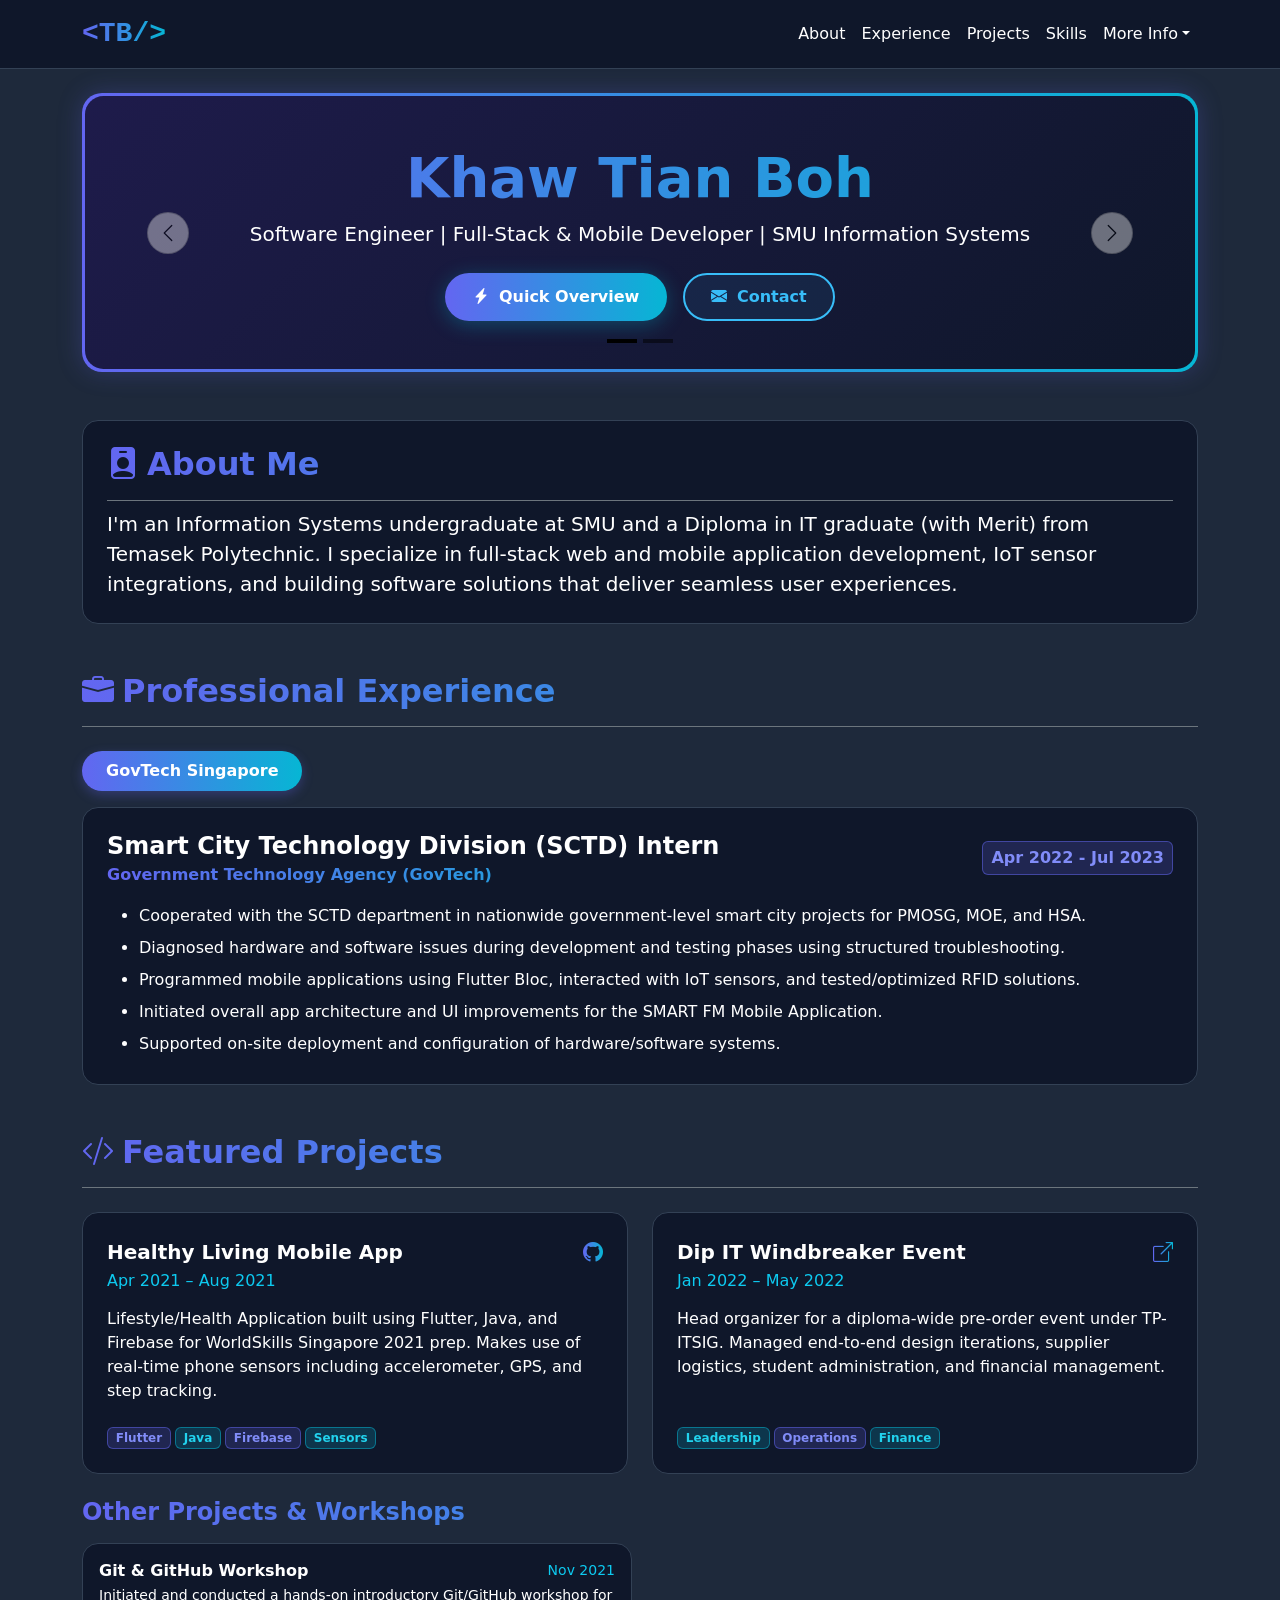
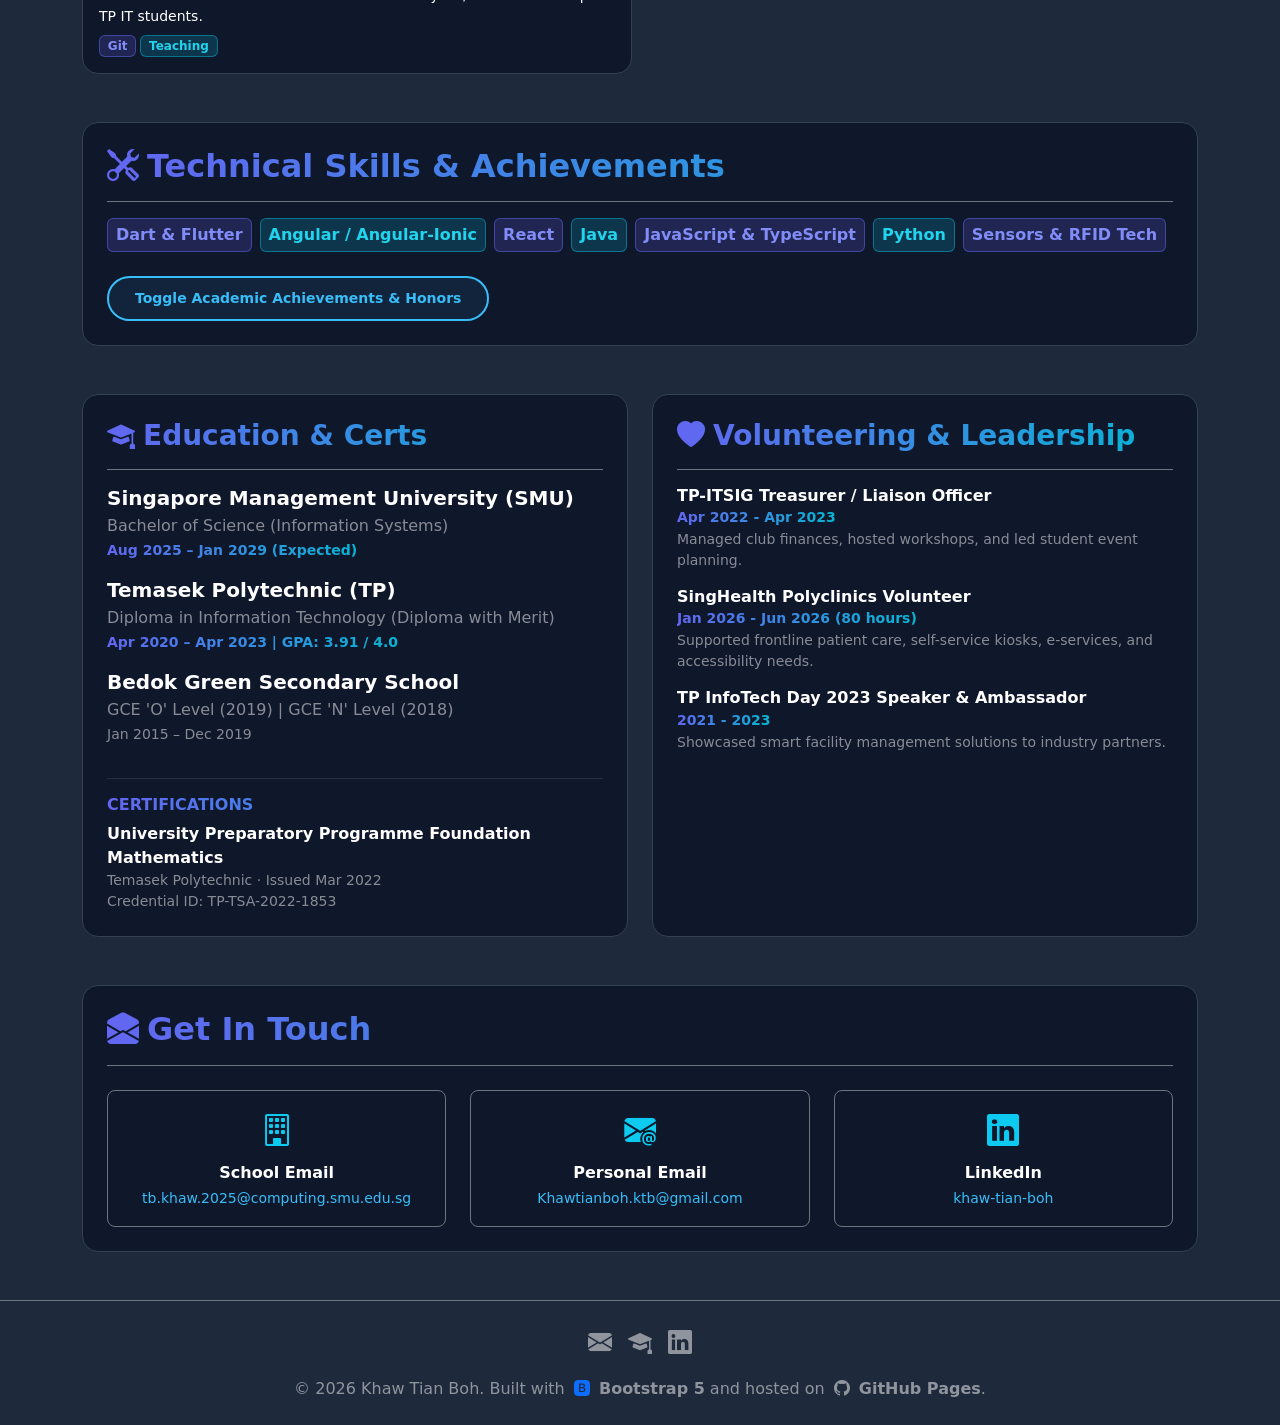
<file: index.html>
<!DOCTYPE html>
<html lang="en" data-bs-theme="dark">

<head>
    <meta charset="UTF-8">
    <meta name="viewport" content="width=device-width, initial-scale=1.0">
    <title>Khaw Tian Boh | Software & Smart City Engineer</title>
    <!-- Bootstrap CSS -->
    <link href="https://cdn.jsdelivr.net/npm/bootstrap@5.3.3/dist/css/bootstrap.min.css" rel="stylesheet">
    <!-- Bootstrap Icons -->
    <link rel="stylesheet" href="https://cdn.jsdelivr.net/npm/bootstrap-icons@1.11.3/font/bootstrap-icons.min.css">
    <style>
        :root {
            --bg-body: #1e293b;
            /* Dark slate body background */
            --card-bg: #0f172a;
            /* Deep navy card fill */
            --border-color: #334155;
            /* Subtle border divider */
            --accent-primary: #6366f1;
            /* Electric Indigo */
            --accent-secondary: #06b6d4;
            /* Vivid Cyan */
            --gradient-hero: linear-gradient(135deg, #1e1b4b 0%, #0f172a 100%);
        }

        body {
            background-color: var(--bg-body) !important;
            color: #ffffff !important;
            font-family: system-ui, -apple-system, sans-serif;
        }

        /* -------------------------------------------------------------
           KEYFRAME ANIMATIONS (SLOW & SUBTLE)
        ------------------------------------------------------------- */
        @keyframes borderFlow {
            0% {
                background-position: 0% 50%;
            }

            50% {
                background-position: 100% 50%;
            }

            100% {
                background-position: 0% 50%;
            }
        }

        @keyframes textShimmer {
            0% {
                background-position: 0% 50%;
            }

            50% {
                background-position: 100% 50%;
            }

            100% {
                background-position: 0% 50%;
            }
        }

        /* ANIMATED GRADIENT TEXT */
        .text-gradient {
            background: linear-gradient(90deg, #6366f1, #06b6d4, #3b82f6, #6366f1);
            background-size: 300% 300%;
            -webkit-background-clip: text;
            -webkit-text-fill-color: transparent;
            animation: textShimmer 12s ease infinite;
        }

        /* CARDS WITH HOVER EFFECT */
        .card-futuristic {
            background-color: var(--card-bg);
            border: 1px solid var(--border-color);
            transition: all 0.3s cubic-bezier(0.4, 0, 0.2, 1);
        }

        .card-futuristic:hover {
            transform: translateY(-4px);
            border-color: #818cf8;
            box-shadow: 0 12px 30px -10px rgba(99, 102, 241, 0.35) !important;
        }

        /* CAROUSEL WRAPPER WITH AMBIENT SLOW BORDER FLOW */
        .hero-wrapper {
            background: linear-gradient(90deg, #6366f1, #06b6d4, #3b82f6, #6366f1);
            background-size: 300% 300%;
            animation: borderFlow 18s ease infinite;
            padding: 3px;
            border-radius: 1.25rem;
            box-shadow: 0 0 25px rgba(99, 102, 241, 0.25);
        }

        .hero-section {
            background: var(--gradient-hero);
            border-radius: 1.15rem;
        }

        /* BUTTONS */
        .btn-hero-primary {
            background: linear-gradient(90deg, #6366f1, #06b6d4, #6366f1);
            background-size: 200% auto;
            color: #ffffff !important;
            font-weight: 700;
            border: none;
            padding: 12px 28px;
            box-shadow: 0 4px 20px rgba(6, 182, 212, 0.3);
            transition: all 0.3s ease;
        }

        .btn-hero-primary:hover {
            background-position: right center;
            transform: translateY(-2px);
            box-shadow: 0 6px 25px rgba(6, 182, 212, 0.5);
        }

        .btn-hero-outline {
            border: 2px solid #38bdf8;
            color: #38bdf8 !important;
            font-weight: 700;
            padding: 10px 26px;
            background: rgba(56, 189, 248, 0.08);
            transition: all 0.3s ease;
        }

        .btn-hero-outline:hover {
            background-color: #38bdf8;
            color: #0f172a !important;
            transform: translateY(-2px);
            box-shadow: 0 4px 15px rgba(56, 189, 248, 0.4);
        }

        /* CAROUSEL CONTROLS */
        .carousel-control-prev-icon,
        .carousel-control-next-icon {
            background-color: rgba(15, 23, 42, 0.85);
            border: 1px solid rgba(255, 255, 255, 0.3);
            border-radius: 50%;
            padding: 1.25rem;
            background-size: 50%;
            transition: transform 0.2s ease;
        }

        .carousel-control-prev:hover .carousel-control-prev-icon,
        .carousel-control-next:hover .carousel-control-next-icon {
            transform: scale(1.1);
            background-color: rgba(15, 23, 42, 1);
        }

        .carousel-indicators [data-bs-target] {
            background-color: #38bdf8;
            height: 4px;
        }

        /* BADGES */
        .badge-indigo {
            background: rgba(99, 102, 241, 0.2);
            color: #818cf8;
            border: 1px solid rgba(99, 102, 241, 0.5);
            font-weight: 600;
        }

        .badge-cyan {
            background: rgba(6, 182, 212, 0.2);
            color: #22d3ee;
            border: 1px solid rgba(6, 182, 212, 0.5);
            font-weight: 600;
        }

        /* NAVIGATION & ALERTS */
        .navbar {
            background-color: rgba(15, 23, 42, 0.95) !important;
            backdrop-filter: blur(12px);
            border-bottom: 1px solid var(--border-color);
        }

        .nav-pills .nav-link.active {
            background: linear-gradient(90deg, #6366f1, #06b6d4);
            color: #ffffff;
            font-weight: 700;
            box-shadow: 0 4px 12px rgba(99, 102, 241, 0.3);
        }

        .alert-futuristic {
            background: var(--card-bg);
            border: 1px solid #6366f1;
            color: #ffffff;
        }

        .contact-link {
            text-decoration: none;
            color: #38bdf8;
            transition: color 0.2s ease;
        }

        .contact-link:hover {
            color: #818cf8;
            text-decoration: underline;
        }
    </style>
</head>

<body>

    <!-- NAVBAR -->
    <nav class="navbar navbar-expand-lg sticky-top">
        <div class="container">
            <a class="navbar-brand fw-bold text-gradient fs-3 font-monospace" href="#">
                &lt;TB/&gt;
            </a>
            <button class="navbar-toggler border-0" type="button" data-bs-toggle="collapse" data-bs-target="#navbarNav">
                <span class="navbar-toggler-icon"></span>
            </button>
            <div class="collapse navbar-collapse" id="navbarNav">
                <ul class="navbar-nav ms-auto text-center text-lg-start">
                    <li class="nav-item"><a class="nav-link text-white active" href="#about">About</a></li>
                    <li class="nav-item"><a class="nav-link text-white" href="#experience">Experience</a></li>
                    <li class="nav-item"><a class="nav-link text-white" href="#projects">Projects</a></li>
                    <li class="nav-item"><a class="nav-link text-white" href="#skills">Skills</a></li>
                    <li class="nav-item dropdown">
                        <a class="nav-link dropdown-toggle text-white" href="#" role="button"
                            data-bs-toggle="dropdown">More Info</a>
                        <ul class="dropdown-menu dropdown-menu-end text-center text-lg-start">
                            <li><a class="dropdown-item" href="#education">Education & Certs</a></li>
                            <li><a class="dropdown-item" href="#volunteering">Volunteering & Leadership</a></li>
                            <li><a class="dropdown-item" href="#contact">Contact Me</a></li>
                        </ul>
                    </li>
                </ul>
            </div>
        </div>
    </nav>

    <!-- ALERT -->
    <!-- <div class="container mt-4">
        <div class="alert alert-futuristic alert-dismissible fade show rounded-3 shadow-sm mb-0" role="alert">
            <i class="bi bi-cpu-fill me-2 text-info fs-5"></i><strong class="text-white">Welcome!</strong> Information
            Systems undergraduate at SMU and former GovTech SCTD Intern.
            <button type="button" class="btn-close btn-close-white" data-bs-dismiss="alert" aria-label="Close"></button>
        </div>
    </div> -->

    <!-- HEADER CAROUSEL -->
    <section class="container my-4">
        <div class="hero-wrapper">
            <div id="portfolioCarousel" class="carousel slide overflow-hidden" data-bs-ride="carousel">
                <div class="carousel-indicators mb-3">
                    <button type="button" data-bs-target="#portfolioCarousel" data-bs-slide-to="0"
                        class="active"></button>
                    <button type="button" data-bs-target="#portfolioCarousel" data-bs-slide-to="1"></button>
                </div>
                <div class="carousel-inner">
                    <!-- Slide 1 -->
                    <div class="carousel-item active hero-section text-white p-5 text-center">
                        <h1 class="display-4 fw-bold text-gradient mb-2">Khaw Tian Boh</h1>
                        <p class="lead text-white max-w-lg mx-auto fw-normal mb-4">Software Engineer | Full-Stack &
                            Mobile Developer | SMU Information Systems</p>
                        <div class="d-flex justify-content-center gap-3 flex-wrap mt-3">
                            <button class="btn btn-hero-primary rounded-pill" data-bs-toggle="modal"
                                data-bs-target="#quickSummaryModal">
                                <i class="bi bi-lightning-charge-fill me-1"></i> Quick Overview
                            </button>
                            <a href="#contact" class="btn btn-hero-outline rounded-pill">
                                <i class="bi bi-envelope-fill me-1"></i> Contact
                            </a>
                        </div>
                    </div>
                    <!-- Slide 2 -->
                    <div class="carousel-item hero-section text-white p-5 text-center">
                        <h1 class="display-4 fw-bold text-gradient mb-2">Smart City & Mobile Tech</h1>
                        <p class="lead text-white fw-normal mb-4">Experienced in Flutter, IoT Sensors, RFID, & Smart
                            Facility Solutions</p>
                        <div class="d-flex justify-content-center gap-3 flex-wrap mt-3">
                            <a href="#experience" class="btn btn-hero-outline rounded-pill">
                                <i class="bi bi-arrow-down-circle me-1"></i> View Work Experience
                            </a>
                        </div>
                    </div>
                </div>
                <button class="carousel-control-prev" type="button" data-bs-target="#portfolioCarousel"
                    data-bs-slide="prev">
                    <span class="carousel-control-prev-icon" aria-hidden="true"></span>
                </button>
                <button class="carousel-control-next" type="button" data-bs-target="#portfolioCarousel"
                    data-bs-slide="next">
                    <span class="carousel-control-next-icon" aria-hidden="true"></span>
                </button>
            </div>
        </div>
    </section>

    <!-- MAIN CONTAINER -->
    <div class="container my-5">

        <!-- ABOUT SECTION -->
        <section id="about" class="mb-5">
            <div class="card card-futuristic rounded-4 p-4">
                <h2 class="border-bottom border-secondary pb-3 fw-bold text-gradient"><i
                        class="bi bi-person-badge-fill me-2"></i>About Me</h2>
                <p class="fs-5 text-white mb-0 lh-base">
                    I'm an Information Systems undergraduate at SMU and a Diploma in IT graduate (with Merit) from
                    Temasek Polytechnic.
                    I specialize in full-stack web and mobile application development, IoT sensor integrations, and
                    building software solutions that deliver seamless user experiences.
                </p>
            </div>
        </section>

        <!-- EXPERIENCE SECTION -->
        <section id="experience" class="mb-5">
            <h2 class="border-bottom border-secondary pb-3 mb-4 fw-bold text-gradient"><i
                    class="bi bi-briefcase-fill me-2"></i>Professional Experience</h2>
            <ul class="nav nav-pills mb-3" id="expTab" role="tablist">
                <li class="nav-item">
                    <button class="nav-link active fw-bold rounded-pill px-4" id="govtech-tab" data-bs-toggle="tab"
                        data-bs-target="#govtech" type="button">GovTech Singapore</button>
                </li>
            </ul>
            <div class="tab-content" id="expTabContent">
                <div class="tab-pane fade show active" id="govtech">
                    <div class="card card-futuristic rounded-4">
                        <div class="card-body p-4">
                            <div
                                class="d-flex flex-column flex-md-row justify-content-md-between align-items-md-center mb-3">
                                <div>
                                    <h4 class="card-title fw-bold text-white mb-1">Smart City Technology Division (SCTD)
                                        Intern</h4>
                                    <h6 class="text-gradient fw-semibold mb-0">Government Technology Agency (GovTech)
                                    </h6>
                                </div>
                                <span
                                    class="badge badge-indigo mt-2 mt-md-0 fs-6 p-2 align-self-start align-self-md-auto">Apr
                                    2022 - Jul 2023</span>
                            </div>
                            <ul class="text-white mb-0 lh-lg">
                                <li>Cooperated with the SCTD department in nationwide government-level smart city
                                    projects for PMOSG, MOE, and HSA.</li>
                                <li>Diagnosed hardware and software issues during development and testing phases using
                                    structured troubleshooting.</li>
                                <li>Programmed mobile applications using Flutter Bloc, interacted with IoT sensors, and
                                    tested/optimized RFID solutions.</li>
                                <li>Initiated overall app architecture and UI improvements for the SMART FM Mobile
                                    Application.</li>
                                <li>Supported on-site deployment and configuration of hardware/software systems.</li>
                            </ul>
                        </div>
                    </div>
                </div>
            </div>
        </section>

        <!-- FEATURED PROJECTS -->
        <section id="projects" class="mb-5">
            <h2 class="border-bottom border-secondary pb-3 mb-4 fw-bold text-gradient"><i
                    class="bi bi-code-slash me-2"></i>Featured Projects</h2>
            <div class="row g-4">
                <div class="col-12 col-md-6">
                    <div class="card card-futuristic h-100 rounded-4">
                        <div class="card-body p-4 d-flex flex-column">
                            <div class="d-flex justify-content-between align-items-center mb-2">
                                <h5 class="card-title fw-bold text-white mb-0">Healthy Living Mobile App</h5>
                                <a href="#" class="text-gradient fs-5"><i class="bi bi-github"></i></a>
                            </div>
                            <h6 class="card-subtitle mb-3 text-info">Apr 2021 – Aug 2021</h6>
                            <p class="card-text text-white flex-grow-1">Lifestyle/Health Application built using
                                Flutter, Java, and Firebase for WorldSkills Singapore 2021 prep. Makes use of real-time
                                phone sensors including accelerometer, GPS, and step tracking.</p>
                            <div class="pt-2 d-flex flex-wrap gap-1">
                                <span class="badge badge-indigo">Flutter</span>
                                <span class="badge badge-cyan">Java</span>
                                <span class="badge badge-indigo">Firebase</span>
                                <span class="badge badge-cyan">Sensors</span>
                            </div>
                        </div>
                    </div>
                </div>
                <div class="col-12 col-md-6">
                    <div class="card card-futuristic h-100 rounded-4">
                        <div class="card-body p-4 d-flex flex-column">
                            <div class="d-flex justify-content-between align-items-center mb-2">
                                <h5 class="card-title fw-bold text-white mb-0">Dip IT Windbreaker Event</h5>
                                <a href="#" class="text-gradient fs-5"><i class="bi bi-box-arrow-up-right"></i></a>
                            </div>
                            <h6 class="card-subtitle mb-3 text-info">Jan 2022 – May 2022</h6>
                            <p class="card-text text-white flex-grow-1">Head organizer for a diploma-wide pre-order
                                event under TP-ITSIG. Managed end-to-end design iterations, supplier logistics, student
                                administration, and financial management.</p>
                            <div class="pt-2 d-flex flex-wrap gap-1">
                                <span class="badge badge-cyan">Leadership</span>
                                <span class="badge badge-indigo">Operations</span>
                                <span class="badge badge-cyan">Finance</span>
                            </div>
                        </div>
                    </div>
                </div>
            </div>

            <h4 class="fw-bold text-gradient mt-4 mb-3">Other Projects & Workshops</h4>
            <div class="row g-3">
                <div class="col-12 col-md-6">
                    <div class="card card-futuristic rounded-4 p-3">
                        <div class="d-flex justify-content-between align-items-center">
                            <h6 class="fw-bold text-white mb-0">Git & GitHub Workshop</h6>
                            <small class="text-info">Nov 2021</small>
                        </div>
                        <p class="small text-white mb-2 mt-1">Initiated and conducted a hands-on introductory Git/GitHub
                            workshop for TP IT students.</p>
                        <div class="d-flex gap-1">
                            <span class="badge badge-indigo">Git</span>
                            <span class="badge badge-cyan">Teaching</span>
                        </div>
                    </div>
                </div>
            </div>
        </section>

        <!-- SKILLS SECTION -->
        <section id="skills" class="mb-5">
            <div class="card card-futuristic rounded-4 p-4">
                <h2 class="border-bottom border-secondary pb-3 mb-3 fw-bold text-gradient"><i
                        class="bi bi-tools me-2"></i>Technical Skills & Achievements</h2>
                <div class="d-flex flex-wrap gap-2 mb-3">
                    <span class="badge badge-indigo fs-6 p-2">Dart & Flutter</span>
                    <span class="badge badge-cyan fs-6 p-2">Angular / Angular-Ionic</span>
                    <span class="badge badge-indigo fs-6 p-2">React</span>
                    <span class="badge badge-cyan fs-6 p-2">Java</span>
                    <span class="badge badge-indigo fs-6 p-2">JavaScript & TypeScript</span>
                    <span class="badge badge-cyan fs-6 p-2">Python</span>
                    <span class="badge badge-indigo fs-6 p-2">Sensors & RFID Tech</span>
                </div>

                <div>
                    <button class="btn btn-hero-outline btn-sm rounded-pill mt-2" type="button"
                        data-bs-toggle="collapse" data-bs-target="#collapseAcademic">
                        Toggle Academic Achievements & Honors
                    </button>
                </div>
                <div class="collapse mt-3" id="collapseAcademic">
                    <div class="card card-futuristic rounded-3 p-3">
                        <ul class="mb-0 text-white lh-lg">
                            <li><strong>Diploma in IT with Merit</strong> (AY22/23) - GPA 3.91/4.0</li>
                            <li><strong>Director's List Recipient:</strong> AY20/21 & AY21/22</li>
                            <li><strong>ITSIG Treasurer / Liaison Officer:</strong> 2022–2023</li>
                            <li><strong>WorldSkills Singapore 2021:</strong> Mobile Application Qualifying Round</li>
                            <li><strong>Effective Bilingual:</strong> English & Mandarin</li>
                        </ul>
                    </div>
                </div>
            </div>
        </section>

        <!-- EDUCATION & VOLUNTEERING -->
        <div class="row g-4 mb-5">
            <section id="education" class="col-12 col-lg-6">
                <div class="card card-futuristic rounded-4 p-4 h-100">
                    <h3 class="fw-bold text-gradient border-bottom border-secondary pb-3 mb-3"><i
                            class="bi bi-mortarboard-fill me-2"></i>Education & Certs</h3>

                    <div class="mb-3">
                        <h5 class="fw-bold text-white mb-1">Singapore Management University (SMU)</h5>
                        <p class="text-white-50 mb-0">Bachelor of Science (Information Systems)</p>
                        <small class="text-gradient fw-semibold">Aug 2025 – Jan 2029 (Expected)</small>
                    </div>

                    <div class="mb-3">
                        <h5 class="fw-bold text-white mb-1">Temasek Polytechnic (TP)</h5>
                        <p class="text-white-50 mb-0">Diploma in Information Technology (Diploma with Merit)</p>
                        <small class="text-gradient fw-semibold">Apr 2020 – Apr 2023 | GPA: 3.91 / 4.0</small>
                    </div>

                    <div class="mb-3">
                        <h5 class="fw-bold text-white mb-1">Bedok Green Secondary School</h5>
                        <p class="text-white-50 mb-0">GCE 'O' Level (2019) | GCE 'N' Level (2018)</p>
                        <small class="text-white-50">Jan 2015 – Dec 2019</small>
                    </div>

                    <hr class="border-secondary my-3">
                    <h6 class="fw-bold text-uppercase text-gradient">Certifications</h6>
                    <p class="mb-0 fw-bold text-white">University Preparatory Programme Foundation Mathematics</p>
                    <p class="text-white-50 small mb-0">Temasek Polytechnic · Issued Mar 2022<br>Credential ID:
                        TP-TSA-2022-1853</p>
                </div>
            </section>

            <section id="volunteering" class="col-12 col-lg-6">
                <div class="card card-futuristic rounded-4 p-4 h-100">
                    <h3 class="fw-bold text-gradient border-bottom border-secondary pb-3 mb-3"><i
                            class="bi bi-heart-fill me-2"></i>Volunteering & Leadership</h3>

                    <div class="mb-3">
                        <h6 class="fw-bold text-white mb-0">TP-ITSIG Treasurer / Liaison Officer</h6>
                        <small class="text-gradient fw-semibold">Apr 2022 - Apr 2023</small>
                        <p class="small text-white-50 mb-0">Managed club finances, hosted workshops, and led student
                            event planning.</p>
                    </div>
                    <div class="mb-3">
                        <h6 class="fw-bold text-white mb-0">SingHealth Polyclinics Volunteer</h6>
                        <small class="text-gradient fw-semibold">Jan 2026 - Jun 2026 (80 hours)</small>
                        <p class="small text-white-50 mb-0">Supported frontline patient care, self-service kiosks,
                            e-services, and accessibility needs.</p>
                    </div>
                    <div>
                        <h6 class="fw-bold text-white mb-0">TP InfoTech Day 2023 Speaker & Ambassador</h6>
                        <small class="text-gradient fw-semibold">2021 - 2023</small>
                        <p class="small text-white-50 mb-0">Showcased smart facility management solutions to industry
                            partners.</p>
                    </div>
                </div>
            </section>
        </div>

        <!-- CONTACT SECTION -->
        <section id="contact" class="mb-5">
            <div class="card card-futuristic rounded-4 p-4">
                <h2 class="border-bottom border-secondary pb-3 mb-4 fw-bold text-gradient"><i
                        class="bi bi-envelope-open-fill me-2"></i>Get In Touch</h2>
                <div class="row g-4">
                    <div class="col-12 col-md-4">
                        <div class="p-3 border border-secondary rounded-3 text-center h-100">
                            <i class="bi bi-building fs-2 text-info mb-2 d-block"></i>
                            <h6 class="fw-bold text-white mb-1">School Email</h6>
                            <a href="mailto:tb.khaw.2025@computing.smu.edu.sg"
                                class="contact-link small">tb.khaw.2025@computing.smu.edu.sg</a>
                        </div>
                    </div>
                    <div class="col-12 col-md-4">
                        <div class="p-3 border border-secondary rounded-3 text-center h-100">
                            <i class="bi bi-envelope-at-fill fs-2 text-info mb-2 d-block"></i>
                            <h6 class="fw-bold text-white mb-1">Personal Email</h6>
                            <a href="mailto:Khawtianboh.ktb@gmail.com"
                                class="contact-link small">Khawtianboh.ktb@gmail.com</a>
                        </div>
                    </div>
                    <div class="col-12 col-md-4">
                        <div class="p-3 border border-secondary rounded-3 text-center h-100">
                            <i class="bi bi-linkedin fs-2 text-info mb-2 d-block"></i>
                            <h6 class="fw-bold text-white mb-1">LinkedIn</h6>
                            <a href="https://www.linkedin.com/in/khaw-tian-boh/" target="_blank"
                                rel="noopener noreferrer" class="contact-link small">khaw-tian-boh</a>
                        </div>
                    </div>
                </div>
            </div>
        </section>

    </div>

    <!-- MODAL -->
    <div class="modal fade" id="quickSummaryModal" tabindex="-1" aria-hidden="true">
        <div class="modal-dialog modal-dialog-centered">
            <div class="modal-content card-futuristic rounded-4 border-0">
                <div class="modal-header border-bottom border-secondary">
                    <h5 class="modal-title fw-bold text-gradient">Quick Resume Summary</h5>
                    <button type="button" class="btn-close btn-close-white" data-bs-dismiss="modal"
                        aria-label="Close"></button>
                </div>
                <div class="modal-body text-white">
                    <p class="mb-2"><strong>Name:</strong> Khaw Tian Boh</p>
                    <p class="mb-2"><strong>Current Education:</strong> SMU B.S. Information Systems (2025–2029)</p>
                    <p class="mb-2"><strong>Work Experience:</strong> GovTech SCTD Intern (1 yr 4 mos)</p>
                    <p class="mb-2"><strong>Diploma:</strong> TP Diploma in IT with Merit (GPA: 3.91/4.0)</p>
                    <p class="mb-2"><strong>School Email:</strong> <a href="mailto:tb.khaw.2025@computing.smu.edu.sg"
                            class="contact-link">tb.khaw.2025@computing.smu.edu.sg</a></p>
                    <p class="mb-2"><strong>Personal Email:</strong> <a href="mailto:Khawtianboh.ktb@gmail.com"
                            class="contact-link">Khawtianboh.ktb@gmail.com</a></p>
                    <p class="mb-0"><strong>LinkedIn:</strong> <a href="https://www.linkedin.com/in/khaw-tian-boh/"
                            target="_blank" rel="noopener noreferrer" class="contact-link">in/khaw-tian-boh</a></p>
                </div>
                <div class="modal-footer border-top border-secondary">
                    <button type="button" class="btn btn-hero-outline rounded-pill btn-sm"
                        data-bs-dismiss="modal">Close</button>
                </div>
            </div>
        </div>
    </div>

    <!-- FOOTER -->
    <footer class="text-center py-4 mt-5 border-top border-secondary">
        <div class="container">
            <div class="mb-3 d-flex justify-content-center gap-3">
                <a href="mailto:Khawtianboh.ktb@gmail.com" class="text-white-50 fs-4 contact-link"
                    title="Personal Email"><i class="bi bi-envelope-fill"></i></a>
                <a href="mailto:tb.khaw.2025@computing.smu.edu.sg" class="text-white-50 fs-4 contact-link"
                    title="School Email"><i class="bi bi-mortarboard-fill"></i></a>
                <a href="https://www.linkedin.com/in/khaw-tian-boh/" target="_blank" rel="noopener noreferrer"
                    class="text-white-50 fs-4 contact-link" title="LinkedIn"><i class="bi bi-linkedin"></i></a>
            </div>
            <p class="mb-0 text-white-50">
                &copy; 2026 Khaw Tian Boh. Built with <i class="bi bi-bootstrap-fill text-primary ms-1 me-1"></i>
                <strong>Bootstrap 5</strong> and hosted on <i class="bi bi-github ms-1 me-1"></i> <strong>GitHub
                    Pages</strong>.
            </p>
        </div>
    </footer>

    <!-- Bootstrap JS Bundle -->
    <script src="https://cdn.jsdelivr.net/npm/bootstrap@5.3.3/dist/js/bootstrap.bundle.min.js"></script>
</body>

</html>
</file>
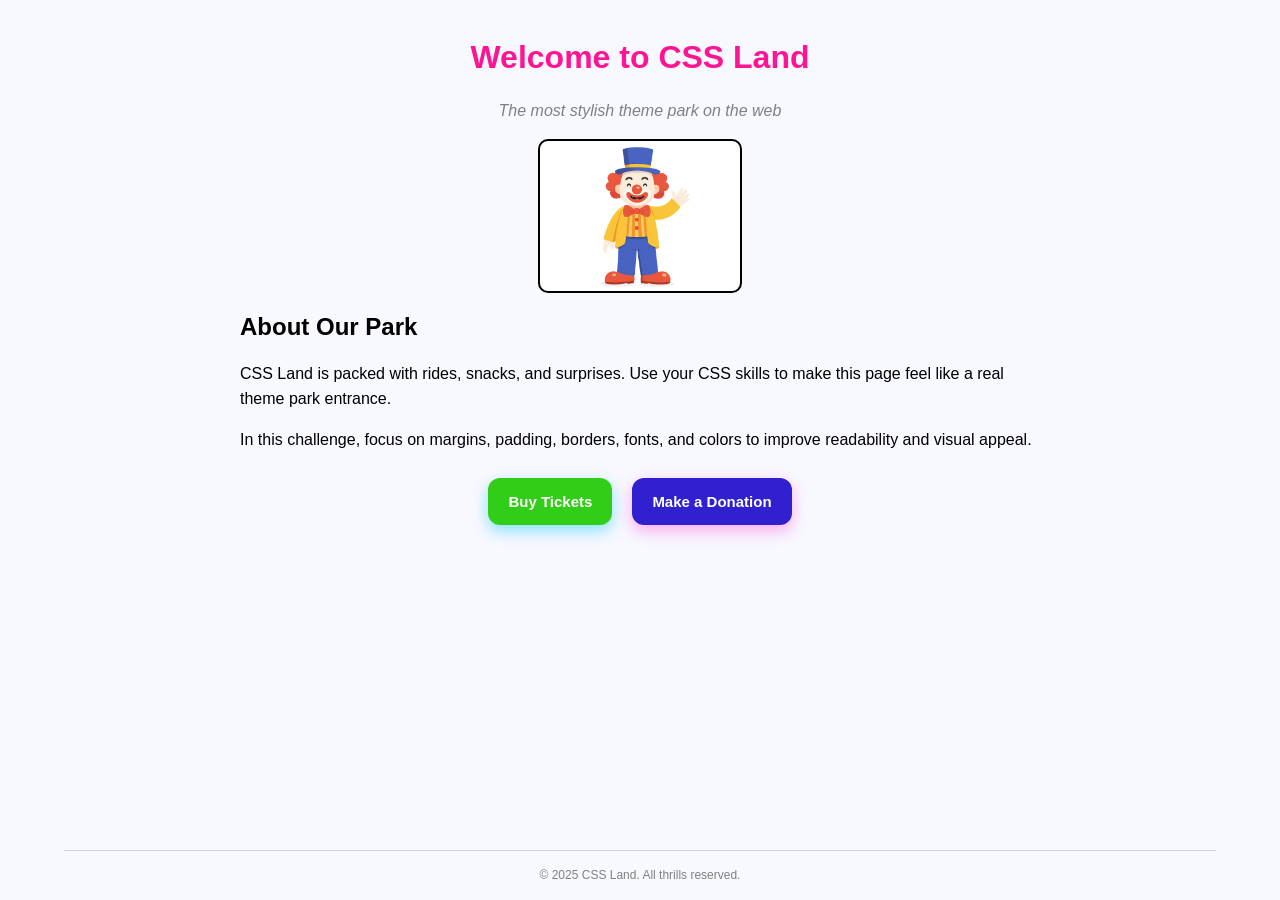
<file: Challenge 1/home.html>
<!DOCTYPE html>
<html lang="en">

<head>
    <meta charset="UTF-8" />
    <meta name="viewport" content="width=device-width, initial-scale=1.0" />
    <title>Challenge 1 - CSS Land - Welcome</title>
    <link rel="stylesheet" href="styles.css" />
</head>

<body>

    <!-- DO NOT MODIFY HTML
         YOU MAY ONLY EDIT styles.css
    -->

    <div class="container">

        <header class="site-header">
            <h1>Welcome to <span class="park-name">CSS Land</span></h1>
            <p class="tagline">The most stylish theme park on the web</p>
        </header>

        <main>
            <section class="hero">
                <div class="mascot-placeholder" aria-label="Mascot placeholder" role="img">
                    <img id="mascot-image" src="mascot.png">
                </div>
            </section>

            <section class="about">
                <h2>About Our Park</h2>
                <p>CSS Land is packed with rides, snacks, and surprises. Use your CSS skills to make this
                    page feel like a real theme park entrance.
                </p>
                <p>In this challenge, focus on margins, padding, borders, fonts, and colors to improve
                    readability and visual appeal.
                </p>
            </section>

            <section class="actions">
                <button class="buy-tickets">Buy Tickets</button>
                <button class="make-donation">Make a Donation</button>
            </section>
        </main>

        <footer class="site-footer">
            <p>© 2025 CSS Land. All thrills reserved.</p>
        </footer>

    </div>

</body>

</html>
</file>
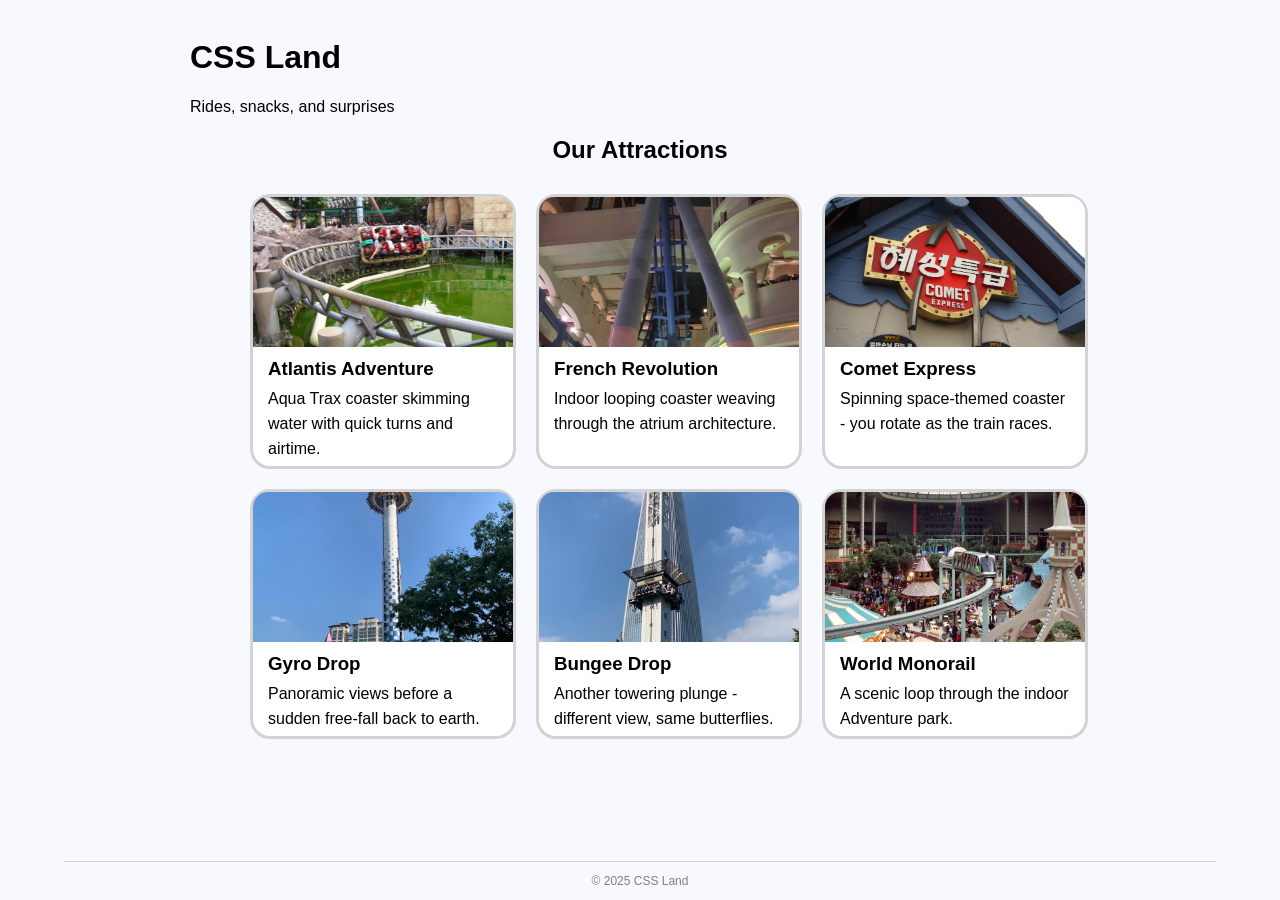
<file: Challenge 2/home.html>
<!DOCTYPE html>
<html lang="en">

<head>
    <meta charset="UTF-8" />
    <meta name="viewport" content="width=device-width, initial-scale=1.0" />
    <title>Challenge 2 - CSS Land - Attractions Gallery</title>
    <link rel="stylesheet" href="styles.css" />
</head>

<body>

    <!-- DO NOT MODIFY home.html -->
    <!-- Add all styling in styles.css -->

    <div class="container">
        <header class="site-header">
            <h1>CSS Land</h1>
            <p class="tagline">Rides, snacks, and surprises</p>
        </header>

        <main>
            <section class="attractions">
                <h2>Our Attractions</h2>

                <div class="cards">
                    <article class="card">
                        <img src="images/atlantis.jpg" alt="Atlantis Adventure at Lotte World">
                        <h3>Atlantis Adventure</h3>
                        <p class="blurb">Aqua Trax coaster skimming water with quick turns and airtime.</p>
                    </article>

                    <article class="card">
                        <img src="images/french.jpg" alt="French Revolution indoor coaster">
                        <h3>French Revolution</h3>
                        <p class="blurb">Indoor looping coaster weaving through the atrium architecture.</p>
                    </article>

                    <article class="card">
                        <img src="images/comet.jpg" alt="Comet Express at Lotte World">
                        <h3>Comet Express</h3>
                        <p class="blurb">Spinning space-themed coaster - you rotate as the train races.</p>
                    </article>

                    <article class="card">
                        <img src="images/gyro.jpg" alt="Gyro Drop tower ride at Lotte World">
                        <h3>Gyro Drop</h3>
                        <p class="blurb">Panoramic views before a sudden free-fall back to earth.</p>
                    </article>

                    <article class="card">
                        <img src="images/bungee.jpg" alt="Bungee Drop at Lotte World">
                        <h3>Bungee Drop</h3>
                        <p class="blurb">Another towering plunge - different view, same butterflies.</p>
                    </article>

                    <article class="card">
                        <img src="images/monorail.jpg" alt="World Monorail at Lotte World Adventure">
                        <h3>World Monorail</h3>
                        <p class="blurb">A scenic loop through the indoor Adventure park.</p>
                    </article>
                </div>
            </section>
        </main>

        <footer class="site-footer">
            <p>© 2025 CSS Land</p>
        </footer>
    </div>

</body>

</html>
</file>
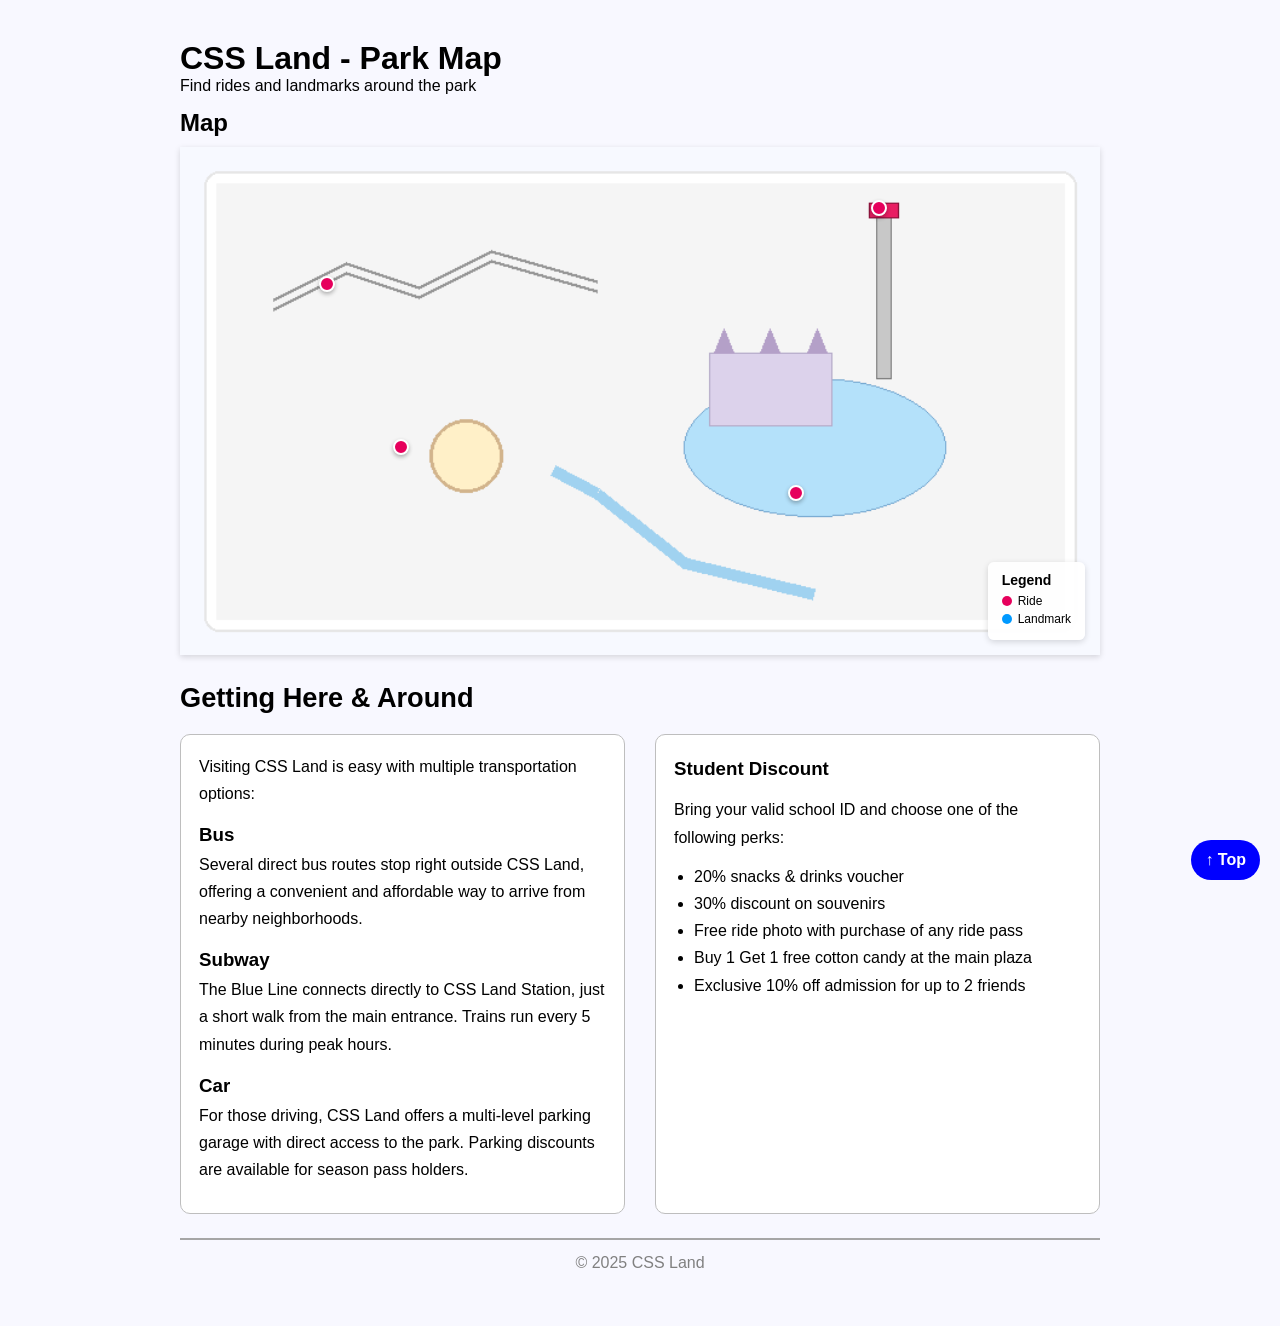
<file: Challenge 3/home.html>
<!DOCTYPE html>
<html lang="en">
<head>
    <meta charset="UTF-8" />
    <meta name="viewport" content="width=device-width, initial-scale=1.0"/>
    <title>Challenge 3 - CSS Land - Park Map</title>
    <link rel="stylesheet" href="styles.css"/>
</head>
<body id="top">
    <!-- DO NOT MODIFY home.html -->
    <!-- Add all your styles in styles.css -->

    <div class="container">
        <header class="site-header">
            <h1>CSS Land - Park Map</h1>
            <p class="tagline">Find rides and landmarks around the park</p>
        </header>

        <main>
            <section class="map-section">
                <h2>Map</h2>

                <!-- Map wrapper: make this the positioning context -->
                <div class="map-wrapper">
                    <!-- Map image -->
                    <img class="park-map" src="map.png" alt="CSS Land Park Map">

                    <!-- Attraction markers (place precisely on the map) -->
                    <button class="marker" id="marker-atlantis" aria-label="Atlantis Adventure">
                        <span class="tooltip">Atlantis Adventure</span>
                    </button>

                    <button class="marker" id="marker-gyro" aria-label="Gyro Drop">
                        <span class="tooltip">Gyro Drop</span>
                    </button>

                    <button class="marker" id="marker-carousel" aria-label="Carousel Dreams">
                        <span class="tooltip">Carousel Dreams</span>
                    </button>

                    <button class="marker" id="marker-river" aria-label="River Rapids">
                        <span class="tooltip">River Rapids</span>
                    </button>

                    <!-- Legend box pinned to map corner -->
                    <aside class="legend">
                        <h3>Legend</h3>
                        <ul>
                            <li><span class="dot ride"></span> Ride</li>
                            <li><span class="dot landmark"></span> Landmark</li>
                        </ul>
                    </aside>
                </div>
            </section>

            <section class="transport">
                <h2>Getting Here & Around</h2>
                <div class="transport-columns">
                    <!-- Left column: Transportation info -->
                    <div class="transport-info">
                        <p>Visiting CSS Land is easy with multiple transportation options:</p>

                        <h3>Bus</h3>
                        <p>Several direct bus routes stop right outside CSS Land, offering a convenient and affordable way to arrive from nearby neighborhoods.</p>

                        <h3>Subway</h3>
                        <p>The Blue Line connects directly to CSS Land Station, just a short walk from the main entrance. Trains run every 5 minutes during peak hours.</p>

                        <h3>Car</h3>
                        <p>For those driving, CSS Land offers a multi-level parking garage with direct access to the park. Parking discounts are available for season pass holders.</p>
                    </div>

                    <!-- Right column: Student discount info -->
                    <div class="transport-discounts">
                        <h3>Student Discount</h3>
                        <p>Bring your valid school ID and choose one of the following perks:</p>
                        <ul>
                            <li>20% snacks & drinks voucher</li>
                            <li>30% discount on souvenirs</li>
                            <li>Free ride photo with purchase of any ride pass</li>
                            <li>Buy 1 Get 1 free cotton candy at the main plaza</li>
                            <li>Exclusive 10% off admission for up to 2 friends</li>
                        </ul>
                    </div>
                </div>
            </section>

        </main>

        <!-- Fixed Back to Top button -->
        <a href="#top" class="back-to-top" aria-label="Back to top">↑ Top</a>

        <footer class="site-footer">
            <p>© 2025 CSS Land</p>
        </footer>
    </div>
</body>
</html>
</file>
<file: Challenge 1/styles.css>
/* styles.css - Challenge #1 (Skeleton) */
body {
    background-color: ghostwhite;
}

.container {
    margin: auto;
    font-family: Arial, Helvetica, sans-serif;
    padding-top: 10px;
    padding-left: 15px;
    padding-right: 15px;
    max-width: 800px;
}

h1 {
    color: deeppink;
    font-weight: bold;
    text-align: center;
}

.tagline {
    text-align: center;
    font-style: italic;
    color: gray;
}

.mascot-placeholder {
    display: flex;
    align-items: center;
    margin: auto;
    width: 200px;
    border: 2px solid black;
    border-radius: 10px;
    background-color: white;
}

#mascot-image {
    margin: auto;
    width: 150px;
    height: 150px;
}

p {
    line-height: 25px;
}

.actions {
    display: flex;
    flex-wrap: wrap;
    justify-content: center;
    align-items: center;
}

button {
    padding: 15px 20px;
    margin: 10px;
    border: none;
    border-radius: 12px;

    cursor: pointer;

    color: white;
    font-size: 15px;
    font-weight: bold;
    box-shadow: 0 6px 12px rgba(0, 0, 0, 0.25);

    transition: all 0.2s ease;
}

.buy-tickets {
    background-color: #32cd19;
    box-shadow: 0 6px 15px rgba(0, 200, 255, 0.45);

}

.make-donation {
    background-color: #3020d0;
    box-shadow: 0 6px 15px rgba(255, 80, 220, 0.45);
}

/* .buy-tickets:hover {
    background-color: #249613;
    transform: translateY(-4px);
    box-shadow: 0 6px 15px rgba(0, 200, 255, 0.45);

}

.make-donation:hover {
    background-color: #22169f;
    transform: translateY(-4px);
    box-shadow: 0 6px 15px rgba(255, 80, 220, 0.45);
} */

.buy-tickets:hover {
    background-color: red !important;
    transform: translateY(-20px) !important;
}

.make-donation:hover {
    background-color: blue !important;
    transform: translateY(-20px) !important;
}

footer {
    margin: auto;
    width: 90%;
    position: fixed;
    bottom: 0;
    left: 0;
    right: 0;
    text-align: center;
    color: gray;
    font-size: 12px;
    border-top: 1px solid lightgrey;
}
</file>
<file: Challenge 2/styles.css>
/* styles.css - Challenge #2 (Skeleton: Rides Gallery) */


/* 0) Base page */
body {
    background-color: ghostwhite;
}

/* 1) Container */
.container {
    margin: auto;
    font-family: Arial, Helvetica, sans-serif;
    padding-top: 10px;
    padding-left: 15px;
    padding-right: 15px;
    max-width: 900px;
}

/* 2) Section heading */
.attractions {
    margin: auto;
    text-align: center;
}

/* 3) Cards wrapper (center all cards horizontally) */
.cards {
    display: grid;
    grid-template-columns: repeat(3, 1fr);
    width: 800px;
    margin: auto;

}

/* 4) Card (size, spacing, border, rounded corners) */
.card {
    width: 260px;
    height: auto;
    background-color: white;
    border: 3px solid lightgray;
    border-radius: 20px;
    margin: 10px;

}

/* 5) Card text (h3 title, paragraph blurb) */
h3,
.blurb {
    margin: 5px;
    padding-inline: 10px;
    text-align: left;
    line-height: 25px;
}


/* 6) Card image (fit within card, centered) */
img {
    border-top-left-radius: 15px;
    border-top-right-radius: 15px;
    width: 100%;
    height: 150px;
    object-fit: cover;
    
}


/* 7) Hover state: change border to green, then make it wigglew */

@keyframes wiggle {

    0%,
    100% {
        transform: rotate(-1deg);
    }

    50% {
        transform: rotate(1deg);
    }
}

.card:hover {
    border-color: red;
    animation: wiggle 0.3s
}


/* 8) Footer */
footer {
    margin: auto;
    width: 90%;
    position: fixed;
    bottom: 0;
    left: 0;
    right: 0;
    text-align: center;
    color: gray;
    font-size: 12px;
    border-top: 1px solid lightgrey;
}
</file>
<file: Challenge 3/styles.css>
/* styles.css - Challenge #3 (Skeleton: Park Map - Positioning) */
* {
   margin: 0;
   padding: 0;
}

/* 0) Base page (font, background, text color, remove default margins) */
body {
   margin: auto;
   background-color: ghostwhite;
   font-family: Arial, Helvetica, sans-serif;
}

/* 1) Container (center, max-width, padding) */
.container {
   text-align: center;
   margin: 40px auto;
   max-width: 920px;
}

/* 2) Map section heading (spacing, readability) */
.site-header {
   text-align: left;
   margin-bottom: 14px;
}


/* 3) Map wrapper
   - Make this the positioning context for absolute children (hint: relative).
   - Ensure it doesn't overflow horizontally.
*/

.map-wrapper {
   position: relative;
   box-shadow: 0 2px 6px rgba(0, 0, 0, 0.15);
}


/* 4) Map image
   - Keep it responsive inside the container (full width of wrapper, auto height).
*/

.park-map {
   width: 100%;
   height: auto;
   display: block;
}


/* 5) Markers
   - Style as small circular buttons (size, color, border-radius).
   - Absolutely position them using top/left percentages so they sit over the map.
   - Center each marker over its coordinates (hint: translate).
   - Ensure markers appear ABOVE the map (z-index).
*/
.marker {
   position: absolute;
   width: 16px;
   height: 16px;
   background-color: #e6005c;
   /* Primary pink/magenta color from original image */
   border: 2px solid white;
   border-radius: 50%;
   padding: 0;
   cursor: pointer;
   box-shadow: 0 2px 4px rgba(0, 0, 0, 0.3);
   transform: translate(-50%, -50%);
   z-index: 10;

}

#marker-atlantis {
   top: 27%;
   left: 16%;
}

#marker-gyro {
   top: 12%;
   left: 76%;
}

#marker-carousel {
   top: 59%;
   left: 24%;
}

#marker-river {
   top: 68%;
   left: 67%;
}


/* 6) Tooltips
   - Hidden by default; visible on hover of the marker.
   - Small label box above the marker (position absolute relative to marker).
   - Add a subtle background, border, and rounded corners.
   - Raise above map and marker with z-index.
*/

.tooltip {
   position: absolute;
   opacity: 0;
   bottom: 150%;
   left: 60%;
   background-color: #333;
   color: #fff;
   padding: 4px 8px;
   border-radius: 4px;
   white-space: nowrap;
}

/* Show tooltip on hover or focus */
.marker:hover .tooltip {
   opacity: 1;
}


/* 7) Legend box
   - Position absolute INSIDE the map wrapper, bottom-right corner.
   - Add background, padding, small rounded corners.
   - Keep text legible and compact.
*/

.legend {
   position: absolute;
   bottom: 15px;
   right: 15px;
   background-color: rgba(255, 255, 255, 0.95);
   padding: 10px 14px;
   border-radius: 6px;
   box-shadow: 0 2px 6px rgba(0, 0, 0, 0.15);
   z-index: 10;
}

.legend .dot {
   width: 10px;
   height: 10px;
   border-radius: 50%;
   display: inline-block;
}

.legend ul {
   list-style: none;
   margin: 0;
   padding: 0;
   font-size: 12px;
}

.legend li {
   display: flex;
   align-items: center;
   gap: 6px;
   margin-bottom: 4px;
}

.legend .dot.ride {
   background-color: #e6005c;
}

.legend .dot.landmark {
   background-color: #0099ff;
}

.legend h3 {
   margin: 0 0 6px 0;
   font-size: 14px;
}


/* 8) Fixed Back to Top button
   - Position fixed at bottom-right of viewport.
   - Visible at all times.
   - Style as a small pill button.
   - Keep above everything with z-index.
*/
.back-to-top {
   background-color: blue;
   color: white;
   padding: 11px 14px;
   border-radius: 20px;
   text-decoration: none;
   font-weight: bold;

   position: fixed;
   right: 20px;
   bottom: 20px;
}

.back-to-top:hover {
   background: rgb(0, 0, 154);
   transform: translateY(-2px);
}

/* 9) Footer (muted, centered) */

footer {
   border-top: 2px solid rgb(166, 166, 166);
   padding: 14px;
   color: gray;
}


/* 10) Getting Here & Around section styling  */
.map-section {
   text-align: left;
}

.map-section h2 {
   margin-bottom: 10px;
}

.transport {
   margin-top: 20px;
   /* border: 2px solid yellow; */
   line-height: 1.7;
}

.transport>h2 {
   font-size: 1.7em;
}

.transport h2 {
   margin-bottom: 12px;
   text-align: left;
}

.transport-discounts,
.transport-info {
   background-color: white;
   text-align: left;
   border-radius: 10px;
   padding: 18px;
   flex: 1;
   border: 1px solid rgb(190, 190, 190);
   margin-bottom: 24px;
}

.transport-columns {
   display: flex;
   gap: 30px;
}

.transport-discounts ul {
   margin-left: 20px;
}

.transport-discounts h3 {
   margin-bottom: 12px;
}

.transport-discounts p {
   margin-bottom: 12px;
}

.transport-info p {
   margin-bottom: 12px;
}
</file>
